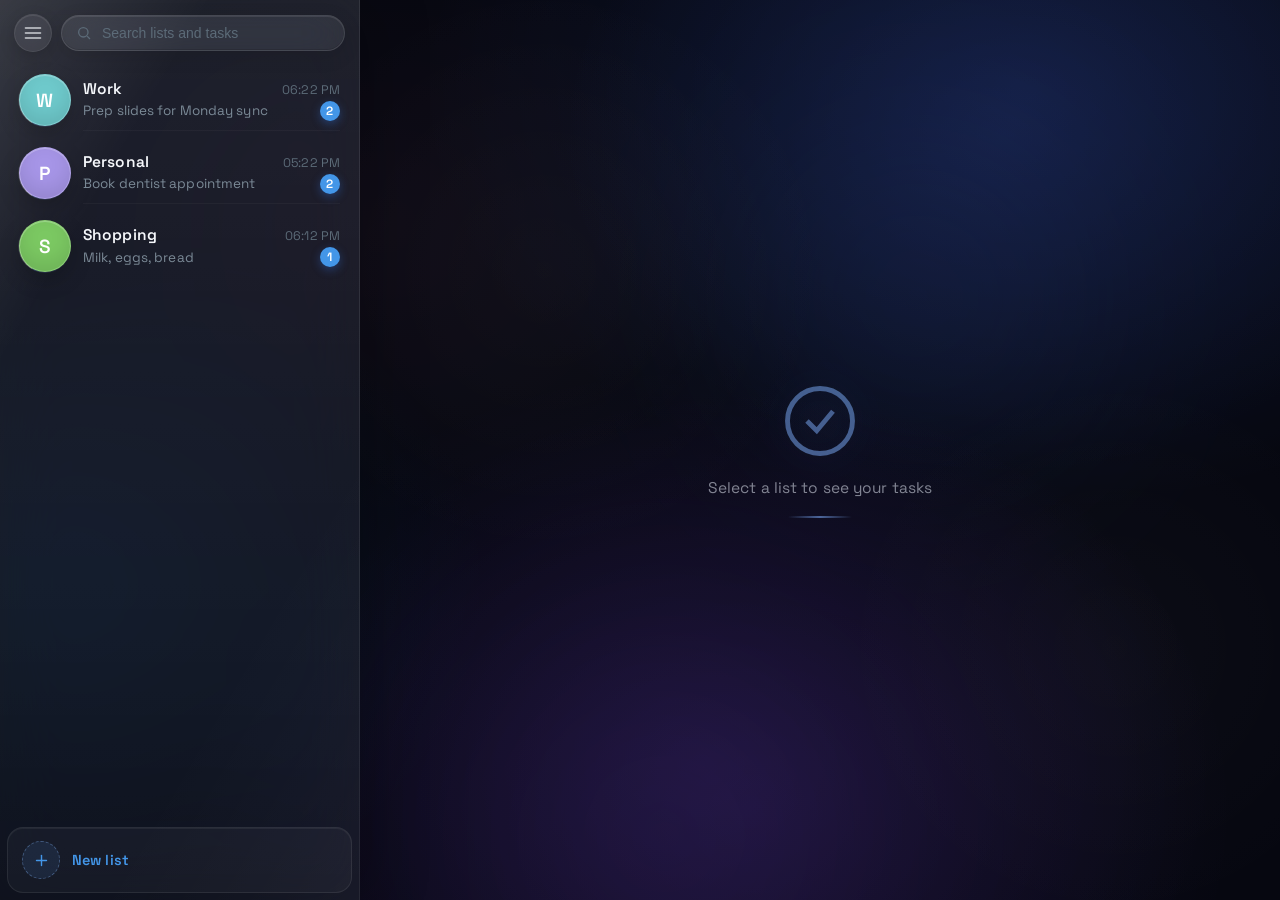
<file: index.html>
<!DOCTYPE html>
<html lang="en">
<head>
<meta charset="UTF-8">
<meta name="viewport" content="width=device-width, initial-scale=1.0">
<title>TaskGram — Telegram Style</title>
<link rel="preconnect" href="https://fonts.googleapis.com">
<link rel="preconnect" href="https://fonts.gstatic.com" crossorigin>
<link href="https://fonts.googleapis.com/css2?family=Space+Grotesk:wght@400;500;600;700&display=swap" rel="stylesheet">
<link rel="stylesheet" href="style.css">
</head>
<body>
<div class="app">

  <!-- SIDEBAR -->
  <div class="sidebar" id="sidebar">
    <div class="sidebar-top">
      <button class="icon-btn" id="profileMenuBtn" title="Switch profile">
        <svg viewBox="0 0 24 24" fill="none" stroke="currentColor" stroke-width="2" stroke-linecap="round"><line x1="3" y1="6" x2="21" y2="6"/><line x1="3" y1="12" x2="21" y2="12"/><line x1="3" y1="18" x2="21" y2="18"/></svg>
      </button>
      <div id="syncStatus" class="sync-dot" style="display:none;"></div>
      <div class="search-box">
        <svg viewBox="0 0 24 24" fill="none" stroke="currentColor" stroke-width="2"><circle cx="11" cy="11" r="7"/><line x1="21" y1="21" x2="16.65" y2="16.65"/></svg>
        <input id="searchInput" type="text" placeholder="Search lists and tasks">
      </div>
    </div>

    <!-- PROFILE SWITCHER DROPDOWN -->
    <div class="profile-backdrop" id="profileBackdrop" aria-hidden="true"></div>
    <div class="profile-menu" id="profileMenu">
      <div class="profile-menu-header">
        <div class="avatar" id="profileMenuCurrentAvatar"></div>
        <div class="profile-menu-current-info">
          <div class="profile-menu-current-name" id="profileMenuCurrentName"></div>
          <div class="profile-menu-current-sub">Current profile</div>
        </div>
      </div>
      <div class="profile-menu-list" id="profileMenuList"></div>
      <div class="profile-menu-add" id="profileMenuAddBtn">
        <div class="profile-menu-add-avatar">+</div>
        <span>Add profile</span>
      </div>
    </div>

    <div class="list-scroll" id="listScroll"></div>

    <div class="new-list-row" id="newListBtn">
      <div class="new-list-icon">
        <svg viewBox="0 0 24 24" fill="none" stroke="currentColor" stroke-width="2" stroke-linecap="round"><line x1="12" y1="5" x2="12" y2="19"/><line x1="5" y1="12" x2="19" y2="12"/></svg>
      </div>
      <span>New list</span>
    </div>
  </div>

  <!-- MAIN -->
  <div class="main" id="main">
    <div id="emptyState" class="empty-state">
      <svg viewBox="0 0 24 24" fill="none" stroke="currentColor" stroke-width="1.5"><path d="M8 12l3 3 5-6"/><circle cx="12" cy="12" r="10"/></svg>
      <div>Select a list to see your tasks</div>
    </div>

    <div id="chatArea" style="display:none; flex-direction:column; flex:1; min-height:0;">
      <div class="panel-header">
        <button class="icon-btn sidebar-back" id="backBtn">
          <svg viewBox="0 0 24 24" fill="none" stroke="currentColor" stroke-width="2"><line x1="19" y1="12" x2="5" y2="12"/><polyline points="12 19 5 12 12 5"/></svg>
        </button>
        <div class="avatar" id="headerAvatar"></div>
        <div class="panel-title">
          <div class="name" id="headerName"></div>
          <div class="status" id="headerStatus"></div>
        </div>
        <div class="panel-header-actions">
          <button class="icon-btn" id="renameListBtn" title="Rename list">
            <svg viewBox="0 0 24 24" fill="none" stroke="currentColor" stroke-width="2" stroke-linecap="round" stroke-linejoin="round"><path d="M12 20h9"/><path d="M16.5 3.5a2.12 2.12 0 0 1 3 3L7 19l-4 1 1-4 12.5-12.5z"/></svg>
          </button>
          <button class="icon-btn" id="clearDoneBtn" title="Clear completed">
            <svg viewBox="0 0 24 24" fill="none" stroke="currentColor" stroke-width="2"><polyline points="3 6 5 6 21 6"/><path d="M19 6l-1 14a2 2 0 0 1-2 2H8a2 2 0 0 1-2-2L5 6"/><path d="M10 11v6M14 11v6"/></svg>
          </button>
          <button class="icon-btn" id="deleteListBtn" title="Delete list">
            <svg viewBox="0 0 24 24" fill="none" stroke="currentColor" stroke-width="2"><path d="M6 6l12 12M18 6L6 18"/></svg>
          </button>
        </div>
      </div>

      <div class="pinned-bar" id="pinnedBar" style="display:none;">
        <div class="pin-stripe"></div>
        <svg class="pinned-icon" viewBox="0 0 24 24" fill="none" stroke="currentColor" stroke-width="2" stroke-linecap="round" stroke-linejoin="round"><line x1="12" y1="17" x2="12" y2="22"/><path d="M5 17h14l-1.4-1.4a2 2 0 0 1-.6-1.4V9a5 5 0 0 0-10 0v5.2a2 2 0 0 1-.6 1.4z"/></svg>
        <div class="pinned-bar-text">
          <div class="pinned-bar-label" id="pinnedBarLabel">Pinned task</div>
          <div class="pinned-bar-content" id="pinnedBarContent"></div>
        </div>
        <div class="pinned-bar-close" id="pinnedBarClose" title="Unpin">
          <svg viewBox="0 0 24 24" width="14" height="14" fill="none" stroke="currentColor" stroke-width="2.5"><line x1="18" y1="6" x2="6" y2="18"/><line x1="6" y1="6" x2="18" y2="18"/></svg>
        </div>
      </div>

      <div class="selection-bar" id="selectionBar" style="display:none;">
        <div class="selection-bar-left">
          <button class="icon-btn" id="selectionCancelBtn" title="Cancel">
            <svg viewBox="0 0 24 24" fill="none" stroke="currentColor" stroke-width="2"><line x1="18" y1="6" x2="6" y2="18"/><line x1="6" y1="6" x2="18" y2="18"/></svg>
          </button>
          <span id="selectionCount">0 selected</span>
        </div>
        <div class="selection-bar-actions">
          <button class="icon-btn" id="selectionDoneBtn" title="Mark done">
            <svg viewBox="0 0 24 24" fill="none" stroke="currentColor" stroke-width="2" stroke-linecap="round" stroke-linejoin="round"><polyline points="20 6 9 17 4 12"/></svg>
          </button>
          <button class="icon-btn" id="selectionDeleteBtn" title="Delete selected">
            <svg viewBox="0 0 24 24" fill="none" stroke="currentColor" stroke-width="2"><polyline points="3 6 5 6 21 6"/><path d="M19 6l-1 14a2 2 0 0 1-2 2H8a2 2 0 0 1-2-2L5 6"/><path d="M10 11v6M14 11v6"/></svg>
          </button>
        </div>
      </div>

      <div class="messages" id="messages"></div>

      <div class="composer">
        <div class="composer-input-wrap">
          <textarea id="taskInput" rows="1" placeholder="Write a task"></textarea>
        </div>
        <button class="send-btn" id="sendBtn">
          <svg viewBox="0 0 24 24" fill="currentColor"><path d="M2 21l21-9L2 3v7l15 2-15 2z"/></svg>
        </button>
      </div>
    </div>
  </div>
</div>

<!-- NEW LIST MODAL -->
<div class="modal-backdrop" id="modalBackdrop">
  <div class="modal">
    <h3 id="modalTitle">New list</h3>
    <input id="newListName" type="text" placeholder="e.g. Groceries" maxlength="30">
    <div class="swatches" id="swatches"></div>
    <div class="modal-actions">
      <button class="btn btn-ghost" id="cancelModal">Cancel</button>
      <button class="btn btn-primary" id="createListBtn">Create</button>
    </div>
  </div>
</div>

<!-- CONFIRM DIALOG -->
<div class="confirm-backdrop" id="confirmBackdrop">
  <div class="confirm-box">
    <p id="confirmMessage"></p>
    <div class="confirm-actions">
      <button class="btn btn-ghost" id="confirmCancelBtn">Cancel</button>
      <button class="btn btn-danger" id="confirmOkBtn">Delete</button>
    </div>
  </div>
</div>

<!-- EDIT TASK DIALOG -->
<div class="modal-backdrop" id="editBackdrop">
  <div class="modal">
    <h3>Edit task</h3>
    <input id="editTaskInput" type="text" maxlength="500">
    <div class="modal-actions">
      <button class="btn btn-ghost" id="editCancelBtn">Cancel</button>
      <button class="btn btn-primary" id="editSaveBtn">Save</button>
    </div>
  </div>
</div>

<!-- TASK CONTEXT MENU -->
<div class="context-menu" id="contextMenu"></div>

<script src="script.js"></script>
</body>
</html>
</file>
<file: style.css>
:root{
  --bg-sidebar:#17212b;
  --bg-app:#0e1621;
  --bg-panel-header:#17212b;
  --bg-hover:#202b36;
  --bg-selected:#2b5278;
  --bg-bubble-in:#182533;
  --bg-bubble-out:#2b5278;
  --text-primary:#e9edf1;
  --text-secondary:#7b8a97;
  --text-muted:#5c6b78;
  --accent-blue:#4396e8;
  --accent-green:#4fae4e;
  --border-col:#0e1621;
  --danger:#e05353;
  --radius-bubble:12px;

  /* ===== MOTION SYSTEM ===== */
  --dur-fast:130ms;      /* micro interactions: hover, press, checkbox */
  --dur-normal:200ms;    /* row selection, list changes, small entrances */
  --dur-panel:260ms;     /* modals, panels, menus */
  --ease-standard:cubic-bezier(.4,0,.2,1);
  --ease-out:cubic-bezier(.16,1,.3,1);
  --ease-pop:cubic-bezier(.34,1.45,.64,1);
}
*{box-sizing:border-box;}

/* Respect reduced-motion preference: collapse the whole motion system down
   to near-instant, non-decorative transitions while keeping functional
   state changes (checked/selected/open) understandable. */
@media (prefers-reduced-motion: reduce){
  *,*::before,*::after{
    animation-duration:.001ms !important;
    animation-iteration-count:1 !important;
    transition-duration:.001ms !important;
    scroll-behavior:auto !important;
  }
}
html,body{
  height:100%;
  margin:0;
  overflow:hidden;
  position:fixed;
  width:100%;
}
body{
  font-family:"Space Grotesk",-apple-system,BlinkMacSystemFont,"Segoe UI",Roboto,Helvetica,Arial,sans-serif;
  background:var(--bg-app);
  color:var(--text-primary);
}
.app{
  display:flex;
  height:100dvh;
  width:100vw;
}

/* ===== SIDEBAR ===== */
.sidebar{
  width:380px;
  min-width:280px;
  background:var(--bg-sidebar);
  display:flex;
  flex-direction:column;
  border-right:1px solid #0a121a;
  position:relative;
}
.sidebar-top{
  display:flex;
  align-items:center;
  gap:10px;
  padding:10px 14px;
}
.icon-btn{
  width:38px;height:38px;
  border-radius:50%;
  display:flex;align-items:center;justify-content:center;
  color:var(--text-secondary);
  background:transparent;
  border:none;
  cursor:pointer;
  flex-shrink:0;
  transition:background var(--dur-fast) var(--ease-standard), color var(--dur-fast) var(--ease-standard), transform var(--dur-fast) var(--ease-standard);
}
.icon-btn:hover{background:var(--bg-hover); color:var(--text-primary);}
.icon-btn:active{transform:scale(.90);}
.icon-btn svg{width:20px;height:20px;}
.search-box{
  flex:1;
  background:#242f3d;
  border-radius:20px;
  display:flex;
  align-items:center;
  padding:8px 14px;
  gap:8px;
  border:1px solid transparent;
  box-shadow:0 0 0 0 rgba(67,150,232,0);
  transition:background var(--dur-normal) var(--ease-standard), box-shadow var(--dur-normal) var(--ease-standard), border-color var(--dur-normal) var(--ease-standard);
}
.search-box svg{transition:color var(--dur-normal) var(--ease-standard);}
.search-box svg{transition:color var(--dur-normal) var(--ease-standard);}
.search-box:focus-within svg{color:var(--accent-blue);}
.sync-dot{
  width:9px;height:9px;
  border-radius:50%;
  flex-shrink:0;
  align-items:center;
}
.sync-dot.retrying{background:#e0b040;animation:pulseDot 1s ease-in-out infinite;}
.sync-dot.error{background:var(--danger);cursor:pointer;}
.sync-dot.local{background:var(--text-muted);cursor:pointer;}
@keyframes pulseDot{0%,100%{opacity:1;}50%{opacity:.35;}}
.search-box svg{width:16px;height:16px;color:var(--text-muted);flex-shrink:0;}
.search-box input{
  background:transparent;border:none;outline:none;
  color:var(--text-primary);
  font-size:14.5px;
  width:100%;
}
.search-box input::placeholder{color:var(--text-muted);}

.list-scroll{
  flex:1;
  overflow-y:auto;
}
.list-scroll::-webkit-scrollbar{width:6px;}
.list-scroll::-webkit-scrollbar-thumb{background:#232f3d;border-radius:3px;}

.chat-row{
  display:flex;
  align-items:center;
  gap:12px;
  padding:9px 14px;
  cursor:pointer;
  position:relative;
  transition:background var(--dur-fast) var(--ease-standard);
}
.chat-row:hover{background:var(--bg-hover);}
.chat-row.active{background:var(--bg-selected);}
.chat-row .avatar{transition:transform var(--dur-fast) var(--ease-standard);}
.chat-row:hover .avatar{transform:scale(1.04);}
.chat-row.entering{animation:rowEnter var(--dur-panel) var(--ease-out) both;}
.chat-row.removing{animation:rowExit var(--dur-normal) var(--ease-standard) forwards;}
@keyframes rowEnter{
  from{opacity:0; transform:translateY(-6px) scale(.98);}
  to{opacity:1; transform:translateY(0) scale(1);}
}
@keyframes rowExit{
  from{opacity:1; transform:scale(1);}
  to{opacity:0; transform:scale(.96); }
}
.avatar{
  width:52px;height:52px;
  border-radius:50%;
  display:flex;align-items:center;justify-content:center;
  font-size:19px;
  font-weight:600;
  color:#fff;
  flex-shrink:0;
  user-select:none;
}
.chat-meta{
  flex:1;
  min-width:0;
  display:flex;
  flex-direction:column;
  gap:2px;
  border-bottom:1px solid rgba(255,255,255,0.03);
  padding-bottom:9px;
  margin-bottom:-9px;
}
.chat-row:last-child .chat-meta{border-bottom:none;}
.chat-top-line{
  display:flex;
  justify-content:space-between;
  align-items:baseline;
  gap:8px;
}
.chat-name{
  font-size:15.5px;
  font-weight:500;
  white-space:nowrap;
  overflow:hidden;
  text-overflow:ellipsis;
}
.chat-time{
  font-size:12.5px;
  color:var(--text-muted);
  flex-shrink:0;
}
.chat-row.active .chat-time{color:#cfe0f0;}
.chat-bottom-line{
  display:flex;
  justify-content:space-between;
  align-items:center;
  gap:8px;
}
.chat-preview{
  font-size:13.5px;
  color:var(--text-secondary);
  white-space:nowrap;
  overflow:hidden;
  text-overflow:ellipsis;
}
.chat-row.active .chat-preview{color:#c3d7ea;}
.unread-badge{
  background:var(--accent-blue);
  color:#fff;
  font-size:12px;
  font-weight:600;
  min-width:20px;
  height:20px;
  border-radius:10px;
  display:flex;align-items:center;justify-content:center;
  padding:0 6px;
  flex:0 0 auto;
  box-sizing:border-box;
}
.chat-row.active .unread-badge{background:#8b96a1;color:var(--bg-selected);}
.unread-badge.done{
  background:var(--accent-green);
  width:20px;
  height:20px;
  min-width:20px;
  aspect-ratio:1/1;
  padding:0;
  border-radius:50%;
  flex:0 0 20px;
}

.list-pin-icon{
  width:15px;height:15px;
  color:var(--text-muted);
  flex-shrink:0;
  display:inline-flex;
}
/* .pin-pop is added by JS only to the icon that was just (un)pinned, so the
   pop plays once for that interaction instead of replaying on every
   unrelated re-render (this app re-renders the whole list on any change). */
.list-pin-icon.pin-pop{animation:pinPop var(--dur-normal) var(--ease-pop) both;}
@keyframes pinPop{
  from{opacity:0; transform:scale(.5) rotate(-20deg);}
  to{opacity:1; transform:scale(1) rotate(0);}
}
.chat-row.active .list-pin-icon{color:#cfe0f0;}

.chat-row.reordering{
  opacity:.92;
  box-shadow:0 10px 26px rgba(0,0,0,0.4);
  transform:scale(1.015);
  z-index:5;
  position:relative;
  transition:box-shadow var(--dur-fast) var(--ease-standard), transform var(--dur-fast) var(--ease-standard);
}
.list-scroll.dragging-list .chat-row:hover{background:transparent;}
.list-scroll.dragging-list .chat-row:not(.reordering){transition:transform var(--dur-fast) var(--ease-standard);}

.new-list-row{
  display:flex;
  align-items:center;
  gap:12px;
  padding:13px 14px;
  cursor:pointer;
  color:var(--accent-blue);
  font-size:14.5px;
  font-weight:600;
  letter-spacing:.1px;
  border-top:1px solid rgba(255,255,255,0.05);
  transition:background var(--dur-fast) var(--ease-standard);
}
.new-list-row:hover{background:rgba(67,150,232,0.08);}
.new-list-row:active{transform:scale(.99);}
.new-list-icon{
  width:38px;height:38px;
  border-radius:50%;
  flex-shrink:0;
  display:flex;align-items:center;justify-content:center;
  background:rgba(67,150,232,0.12);
  border:1.5px dashed rgba(67,150,232,0.45);
  color:var(--accent-blue);
  transition:transform var(--dur-fast) var(--ease-pop), background var(--dur-fast) var(--ease-standard), border-color var(--dur-fast) var(--ease-standard);
}
.new-list-icon svg{width:17px;height:17px;}
.new-list-row:hover .new-list-icon{
  background:var(--accent-blue);
  border-color:var(--accent-blue);
  border-style:solid;
  color:#fff;
  transform:rotate(90deg);
}
.new-list-row:active .new-list-icon{transform:rotate(90deg) scale(.9);}

/* ===== MAIN PANEL ===== */
.main{
  flex:1;
  display:flex;
  flex-direction:column;
  min-width:0;
  background-image:
    radial-gradient(circle at 20% 20%, rgba(255,255,255,0.015) 0, transparent 40%),
    radial-gradient(circle at 80% 60%, rgba(255,255,255,0.015) 0, transparent 40%);
}
.panel-header{
  height:60px;
  background:var(--bg-panel-header);
  display:flex;
  align-items:center;
  gap:12px;
  padding:0 20px;
  border-bottom:1px solid #0a121a;
  flex-shrink:0;
}
.panel-header .avatar{width:40px;height:40px;font-size:15px;}
.panel-title{display:flex;flex-direction:column;line-height:1.25;}
.panel-title .name{font-size:16px;font-weight:600;}
.panel-title .status{font-size:13px;color:var(--text-secondary);}
.panel-header-actions{margin-left:auto;display:flex;gap:4px;}

.empty-state{
  flex:1;
  display:flex;
  align-items:center;
  justify-content:center;
  color:var(--text-muted);
  font-size:15px;
  flex-direction:column;
  gap:14px;
  animation:fadeIn var(--dur-panel) var(--ease-out) both;
}
.empty-state svg{width:64px;height:64px;opacity:.35;}
@keyframes fadeIn{from{opacity:0;}to{opacity:1;}}

.messages{
  flex:1;
  overflow-y:auto;
  padding:24px 6% 12px;
  display:flex;
  flex-direction:column;
  gap:2px;
  min-height:0;
}
.messages::-webkit-scrollbar{width:6px;}
.messages::-webkit-scrollbar-thumb{background:#1b2530;border-radius:3px;}

.date-chip{
  align-self:center;
  background:#1c2733;
  color:var(--text-secondary);
  font-size:12.5px;
  padding:5px 12px;
  border-radius:12px;
  margin:14px 0;
}

.msg-row{
  display:flex;
  margin-bottom:6px;
  touch-action:pan-y;
}
.msg-row.mine{justify-content:flex-end;}
.msg-row.reordering{
  z-index:30;
  position:relative;
  transition:none;
}
.msg-row.reordering .bubble{
  box-shadow:0 8px 24px rgba(0,0,0,0.45);
  filter:brightness(1.1);
  transform:scale(1.03);
  cursor:grabbing;
  transition:box-shadow var(--dur-fast) var(--ease-standard), transform var(--dur-fast) var(--ease-standard);
}
.msg-row.entering{animation:msgEnter var(--dur-panel) var(--ease-out) both;}
.msg-row.removing{animation:msgExit var(--dur-normal) var(--ease-standard) forwards;}
@keyframes msgEnter{
  from{opacity:0; transform:translateY(10px) scale(.97);}
  to{opacity:1; transform:translateY(0) scale(1);}
}
@keyframes msgExit{
  from{opacity:1; transform:scale(1);}
  to{opacity:0; transform:scale(.92);}
}

.bubble{
  max-width:65%;
  background:var(--bg-bubble-in);
  border-radius:var(--radius-bubble);
  border-top-left-radius:4px;
  padding:9px 12px 8px 12px;
  position:relative;
  display:flex;
  align-items:flex-start;
  gap:10px;
  cursor:pointer;
  transition:filter var(--dur-fast) var(--ease-standard), transform var(--dur-fast) var(--ease-standard), outline-color var(--dur-fast) var(--ease-standard);
}
.bubble:hover{filter:brightness(1.08);}
.bubble:active{transform:scale(.985);}
.msg-row.mine .bubble{
  background:var(--bg-bubble-out);
  border-radius:var(--radius-bubble);
  border-top-right-radius:4px;
}
.check{
  width:21px;height:21px;
  border-radius:50%;
  border:2px solid var(--text-muted);
  flex-shrink:0;
  margin-top:1px;
  display:flex;align-items:center;justify-content:center;
  transition:background var(--dur-fast) var(--ease-pop), border-color var(--dur-fast) var(--ease-standard), transform var(--dur-fast) var(--ease-pop);
}
.check:hover{transform:scale(1.08);}
.msg-row.mine .check{border-color:rgba(255,255,255,0.55);}
.check.checked{
  background:var(--accent-green);
  border-color:var(--accent-green);
}
/* .check-pop is added by JS only to the checkbox that was just toggled by
   the user, so the pop plays once per interaction rather than replaying on
   every full re-render. */
.check.check-pop{animation:checkPop var(--dur-fast) var(--ease-pop);}
@keyframes checkPop{
  0%{transform:scale(1);}
  45%{transform:scale(1.18);}
  100%{transform:scale(1);}
}
.check svg{
  width:13px;height:13px;color:#fff;
  opacity:0;transform:scale(.4) rotate(-10deg);
  transition:opacity var(--dur-fast) var(--ease-standard), transform var(--dur-fast) var(--ease-pop);
}
.check.checked svg{opacity:1;transform:scale(1) rotate(0);}

.msg-body{display:flex;flex-direction:column;min-width:60px;flex:1;}
.msg-text{
  font-size:15px;
  line-height:1.35;
  word-break:break-word;
  transition:color var(--dur-normal) var(--ease-standard), opacity var(--dur-normal) var(--ease-standard);
}
.msg-text.done{
  text-decoration:line-through;
  color:var(--text-muted);
}
.msg-row.mine .msg-text.done{color:rgba(255,255,255,0.45);}
.msg-time{
  font-size:11px;
  color:var(--text-muted);
  align-self:flex-end;
  margin-top:4px;
  white-space:nowrap;
  flex-shrink:0;
}
.msg-row.mine .msg-time{color:rgba(255,255,255,0.6);}
.msg-time .tick{margin-left:3px;}

/* ===== PINNED BAR ===== */
.pinned-bar{
  display:flex;
  align-items:center;
  gap:12px;
  padding:9px 20px;
  background:var(--bg-panel-header);
  border-bottom:1px solid #0a121a;
  cursor:pointer;
  flex-shrink:0;
  transition:background var(--dur-fast) var(--ease-standard);
  animation:pinnedBarIn var(--dur-panel) var(--ease-out) both;
}
.pinned-bar:hover{background:var(--bg-hover);}
.pinned-bar-text{transition:opacity var(--dur-fast) var(--ease-standard);}
@keyframes pinnedBarIn{
  from{opacity:0; transform:translateY(-100%);}
  to{opacity:1; transform:translateY(0);}
}
.pinned-bar .pin-stripe{
  width:3px;
  align-self:stretch;
  background:var(--accent-blue);
  border-radius:2px;
}
.pinned-bar .pinned-icon{width:18px;height:18px;color:var(--accent-blue);flex-shrink:0;}
.pinned-bar-text{flex:1;min-width:0;display:flex;flex-direction:column;gap:1px;}
.pinned-bar-label{font-size:13px;color:var(--accent-blue);font-weight:600;}
.pinned-bar-content{
  font-size:13px;
  color:var(--text-secondary);
  white-space:nowrap;
  overflow:hidden;
  text-overflow:ellipsis;
}
.pinned-bar-close{
  width:26px;height:26px;
  color:var(--text-muted);
  display:flex;align-items:center;justify-content:center;
  border-radius:50%;
  flex-shrink:0;
}
.pinned-bar-close:hover{background:var(--bg-hover);color:var(--text-primary);}

.bubble.flash{animation:flashHighlight 1s ease;}
@keyframes flashHighlight{
  0%{box-shadow:0 0 0 2px var(--accent-blue);}
  100%{box-shadow:0 0 0 0 transparent;}
}

/* ===== COMPOSER ===== */
.composer{
  display:flex;
  align-items:flex-end;
  gap:8px;
  padding:10px 16px;
  padding-bottom: max(10px, env(safe-area-inset-bottom));
  background:var(--bg-panel-header);
  border-top:1px solid #0a121a;
  flex-shrink:0;
}
.composer-input-wrap{
  flex:1;
  background:#242f3d;
  border-radius:22px;
  padding:10px 16px;
  display:flex;
  align-items:center;
  border:2px solid rgba(255,255,255,.10);
  box-shadow:0 0 0 0 rgba(67,150,232,0);
  transition:border-color var(--dur-normal) var(--ease-standard), box-shadow var(--dur-normal) var(--ease-standard), background var(--dur-normal) var(--ease-standard);
}
.composer textarea{
  width:100%;
  background:transparent;
  border:none;
  outline:none;
  resize:none;
  color:var(--text-primary);
  font-size:15px;
  font-family:inherit;
  max-height:120px;
  line-height:1.4;
}
.composer textarea::placeholder{color:var(--text-muted);}
.send-btn{
  display:flex;align-items:center;justify-content:center;
  cursor:pointer;
  flex-shrink:0;
  color:#fff;
  transition:transform var(--dur-fast) var(--ease-pop), background var(--dur-fast) var(--ease-standard), box-shadow var(--dur-fast) var(--ease-standard);
}
.send-btn.sent{animation:sendPulse var(--dur-fast) var(--ease-pop);}
@keyframes sendPulse{
  0%{transform:scale(1);}
  50%{transform:scale(.82) rotate(-8deg);}
  100%{transform:scale(1) rotate(0);}
}

/* modal for new list */
.modal-backdrop{
  position:fixed;inset:0;
  background:rgba(0,0,0,0.5);
  display:flex;
  align-items:center;justify-content:center;
  z-index:50;
  opacity:0;
  visibility:hidden;
  pointer-events:none;
  transition:opacity var(--dur-panel) var(--ease-standard), visibility 0s linear var(--dur-panel);
}
.modal-backdrop.show{
  opacity:1;
  visibility:visible;
  pointer-events:auto;
  transition:opacity var(--dur-panel) var(--ease-standard), visibility 0s linear;
}
.modal{
  background:var(--bg-sidebar);
  border-radius:10px;
  padding:22px;
  width:320px;
  box-shadow:0 10px 40px rgba(0,0,0,0.5);
  transform:translateY(10px) scale(.96);
  opacity:0;
  transition:transform var(--dur-panel) var(--ease-out), opacity var(--dur-panel) var(--ease-out);
}
.modal-backdrop.show .modal{
  transform:translateY(0) scale(1);
  opacity:1;
}
.modal h3{margin:0 0 14px;font-size:17px;font-weight:600;}
.modal input{
  width:100%;
  background:#242f3d;
  border:1px solid transparent;
  border-radius:8px;
  padding:11px 14px;
  color:var(--text-primary);
  font-size:14.5px;
  outline:none;
  margin-bottom:16px;
  transition:border-color var(--dur-fast) var(--ease-standard), box-shadow var(--dur-fast) var(--ease-standard);
}
.modal input:focus{
  border-color:rgba(67,150,232,0.5);
  box-shadow:0 0 0 3px rgba(67,150,232,0.12);
}
.swatches{display:flex;gap:8px;margin-bottom:18px;flex-wrap:wrap;}
.swatch{
  width:28px;height:28px;border-radius:50%;
  cursor:pointer;border:2px solid transparent;
  transition:transform var(--dur-fast) var(--ease-pop), border-color var(--dur-fast) var(--ease-standard);
}
.swatch:hover{transform:scale(1.12);}
.swatch.selected{border-color:#fff;transform:scale(1.08);}
.modal-actions{display:flex;justify-content:flex-end;gap:10px;}
.btn{
  padding:9px 18px;
  border-radius:7px;
  border:none;
  font-size:14px;
  font-weight:500;
  cursor:pointer;
  transition:background var(--dur-fast) var(--ease-standard), transform var(--dur-fast) var(--ease-standard);
}
.btn:active{transform:scale(.96);}
.btn-ghost{background:transparent;color:var(--text-secondary);}
.btn-ghost:hover{background:var(--bg-hover);}
.btn-primary{background:var(--accent-blue);color:#fff;}
.btn-primary:hover{background:#3a86dd;}

/* confirm dialog */
.confirm-backdrop{
  position:fixed;inset:0;
  background:rgba(0,0,0,0.5);
  display:flex;
  align-items:center;justify-content:center;
  z-index:60;
  opacity:0;
  visibility:hidden;
  pointer-events:none;
  transition:opacity var(--dur-panel) var(--ease-standard), visibility 0s linear var(--dur-panel);
}
.confirm-backdrop.show{
  opacity:1;
  visibility:visible;
  pointer-events:auto;
  transition:opacity var(--dur-panel) var(--ease-standard), visibility 0s linear;
}
.confirm-box{
  background:var(--bg-sidebar);
  border-radius:10px;
  padding:22px;
  width:320px;
  box-shadow:0 10px 40px rgba(0,0,0,0.5);
  transform:translateY(10px) scale(.96);
  opacity:0;
  transition:transform var(--dur-panel) var(--ease-out), opacity var(--dur-panel) var(--ease-out);
}
.confirm-backdrop.show .confirm-box{
  transform:translateY(0) scale(1);
  opacity:1;
}
.confirm-box p{margin:0 0 18px;font-size:14.5px;line-height:1.4;color:var(--text-primary);}
.confirm-actions{display:flex;justify-content:flex-end;gap:10px;}
.btn-danger{background:var(--danger);color:#fff;}
.btn-danger:hover{background:#c94747;}

.sidebar-back{display:none;}

@media (max-width:760px){
  .sidebar{
    position:absolute;inset:0;z-index:20;width:100%;
    transition:transform var(--dur-panel) var(--ease-out), visibility 0s linear;
  }
  .sidebar.hidden{transform:translateX(-100%); visibility:hidden;}
  .main.hidden{display:none;}
  .sidebar-back{display:flex;}
}

::selection{background:rgba(67,150,232,0.35);}

/* ===== SELECTION BAR ===== */
.selection-bar{
  display:flex;
  align-items:center;
  justify-content:space-between;
  padding:8px 16px 8px 10px;
  background:var(--bg-panel-header);
  border-bottom:1px solid #0a121a;
  flex-shrink:0;
  animation:pinnedBarIn var(--dur-normal) var(--ease-out) both;
}
.selection-bar-left{display:flex;align-items:center;gap:10px;font-size:15px;font-weight:500;}
.selection-bar-actions{display:flex;gap:4px;}

.bubble.selected{outline:2px solid var(--accent-blue);outline-offset:-1px;transition:outline-color var(--dur-fast) var(--ease-standard);}

/* ===== CONTEXT MENU ===== */
.context-menu{
  position:fixed;
  background:#1c2733;
  border-radius:9px;
  padding:6px 0;
  min-width:200px;
  box-shadow:0 6px 28px rgba(0,0,0,0.55);
  z-index:200;
  display:block;
  opacity:0;
  visibility:hidden;
  pointer-events:none;
  transform:scale(.92) translateY(-4px);
  transform-origin:top left;
  transition:opacity var(--dur-fast) var(--ease-out), transform var(--dur-fast) var(--ease-out), visibility 0s linear var(--dur-fast);
}
.context-menu.show{
  opacity:1;
  visibility:visible;
  pointer-events:auto;
  transform:scale(1) translateY(0);
  transition:opacity var(--dur-fast) var(--ease-out), transform var(--dur-fast) var(--ease-out), visibility 0s linear;
}
.context-menu-item{
  display:flex;
  align-items:center;
  gap:13px;
  padding:9px 16px;
  font-size:14.5px;
  color:var(--text-primary);
  cursor:pointer;
  white-space:nowrap;
  transition:background var(--dur-fast) var(--ease-standard);
}
.context-menu-item:hover{background:var(--bg-hover);}
.context-menu-item svg{width:18px;height:18px;color:var(--text-secondary);flex-shrink:0;}
.context-menu-item.danger{color:var(--danger);}
.context-menu-item.danger svg{color:var(--danger);}
.context-menu-item.accent{color:var(--accent-blue);}
.context-menu-item.accent svg{color:var(--accent-blue);}
.context-menu-divider{height:1px;background:rgba(255,255,255,0.06);margin:6px 0;}

/* ===== PROFILE SWITCHER BACKDROP ===== */
.profile-backdrop{
  position:fixed;
  inset:0;
  z-index:110;
  background:rgba(3,7,16,.22);
  opacity:0;
  visibility:hidden;
  pointer-events:none;
  -webkit-backdrop-filter:blur(14px) saturate(125%);
  backdrop-filter:blur(14px) saturate(125%);
  transition:opacity var(--dur-panel) var(--ease-standard), visibility 0s linear var(--dur-panel);
}
.profile-backdrop.show{
  opacity:1;
  visibility:visible;
  pointer-events:auto;
  transition:opacity var(--dur-panel) var(--ease-standard), visibility 0s linear;
}

/* ===== PROFILE SWITCHER ===== */
.profile-menu{
  position:absolute;
  top:56px;
  left:10px;
  width:270px;
  background:#1c2733;
  border-radius:10px;
  box-shadow:0 8px 32px rgba(0,0,0,0.55);
  z-index:120;
  display:block;
  overflow:hidden;
  opacity:0;
  visibility:hidden;
  pointer-events:none;
  transform:scale(.95) translateY(-6px);
  transform-origin:top left;
  transition:opacity var(--dur-panel) var(--ease-out), transform var(--dur-panel) var(--ease-out), visibility 0s linear var(--dur-panel);
}
.profile-menu.show{
  opacity:1;
  visibility:visible;
  pointer-events:auto;
  transform:scale(1) translateY(0);
  transition:opacity var(--dur-panel) var(--ease-out), transform var(--dur-panel) var(--ease-out), visibility 0s linear;
}
.profile-menu-header{
  display:flex;
  align-items:center;
  gap:12px;
  padding:14px 16px;
  border-bottom:1px solid rgba(255,255,255,0.06);
}
.profile-menu-header .avatar{width:38px;height:38px;font-size:14px;flex-shrink:0;}
.profile-menu-current-info{min-width:0;}
.profile-menu-current-name{
  font-size:15px;font-weight:600;
  white-space:nowrap;overflow:hidden;text-overflow:ellipsis;
}
.profile-menu-current-sub{font-size:12.5px;color:var(--text-secondary);margin-top:2px;}
.profile-menu-list{max-height:280px;overflow-y:auto;padding:6px 0;}
.profile-menu-list::-webkit-scrollbar{width:6px;}
.profile-menu-list::-webkit-scrollbar-thumb{background:#232f3d;border-radius:3px;}
.profile-row{
  display:flex;
  align-items:center;
  gap:12px;
  padding:8px 16px;
  cursor:pointer;
  position:relative;
  transition:background var(--dur-fast) var(--ease-standard);
}
.profile-row:hover{background:var(--bg-hover);}
.profile-row.active{background:rgba(67,150,232,0.14);}
.profile-row .avatar{width:34px;height:34px;font-size:13px;flex-shrink:0;transition:transform var(--dur-fast) var(--ease-standard);}
.profile-row:hover .avatar{transform:scale(1.05);}
.profile-row-name{
  flex:1;min-width:0;font-size:14.5px;
  white-space:nowrap;overflow:hidden;text-overflow:ellipsis;
}
.profile-row-check{color:var(--accent-blue);display:flex;flex-shrink:0;}
.profile-row-check svg{width:16px;height:16px;}
.profile-row-actions{display:none;align-items:center;gap:2px;flex-shrink:0;}
.profile-row:hover .profile-row-actions{display:flex;}
.profile-row:hover .profile-row-check{display:none;}
.profile-row-actions .act-btn{
  width:24px;height:24px;border-radius:50%;
  color:var(--text-muted);
  display:flex;align-items:center;justify-content:center;
  transition:background var(--dur-fast) var(--ease-standard), color var(--dur-fast) var(--ease-standard), transform var(--dur-fast) var(--ease-standard);
}
.profile-row-actions .act-btn svg{width:14px;height:14px;}
.profile-row-actions .act-btn:hover{background:rgba(255,255,255,0.08);color:var(--text-primary);transform:scale(1.08);}
.profile-row-actions .act-btn:active{transform:scale(.92);}
.profile-row-actions .act-btn.del:hover{color:var(--danger);}
.profile-menu-add{
  display:flex;
  align-items:center;
  gap:12px;
  padding:11px 16px;
  cursor:pointer;
  color:var(--accent-blue);
  font-size:14.5px;
  font-weight:500;
  border-top:1px solid rgba(255,255,255,0.06);
}
.profile-menu-add:hover{background:var(--bg-hover);}
.profile-menu-add-avatar{
  width:34px;height:34px;border-radius:50%;
  background:#242f3d;color:var(--accent-blue);
  display:flex;align-items:center;justify-content:center;
  font-size:20px;flex-shrink:0;
}
/* ========================================================================
   APPLE-INSPIRED LIQUID GLASS OVERRIDE
   Layered translucency + backdrop blur + specular highlights + soft depth.
   ======================================================================== */
:root{
  --glass-bg:rgba(255,255,255,.075);
  --glass-bg-strong:rgba(255,255,255,.105);
  --glass-border:rgba(255,255,255,.15);
  --glass-highlight:rgba(255,255,255,.24);
  --glass-shadow:0 18px 55px rgba(0,0,0,.34), 0 2px 12px rgba(0,0,0,.20);
  --liquid-blue:rgba(91,157,255,.22);
  --liquid-purple:rgba(155,105,255,.18);
}

html,body{background:#070914;}
body{color:#f5f7fb;}
.app{
  position:relative;
  isolation:isolate;
  overflow:hidden;
  background:
    radial-gradient(900px 650px at 78% 16%, rgba(74,117,255,.16), transparent 62%),
    radial-gradient(760px 620px at 58% 82%, rgba(125,76,255,.13), transparent 64%),
    radial-gradient(600px 500px at 8% 70%, rgba(53,164,255,.10), transparent 66%),
    #070914;
}
.app::before,
.app::after{
  content:"";
  position:absolute;
  pointer-events:none;
  z-index:-1;
  border-radius:50%;
  filter:blur(70px);
  opacity:.65;
}
.app::before{
  width:420px;height:420px;
  right:12%;top:7%;
  background:rgba(82,128,255,.18);
}
.app::after{
  width:500px;height:500px;
  left:34%;bottom:-20%;
  background:rgba(146,73,255,.14);
}

/* Shared glass surface */
.sidebar,
.panel-header,
.pinned-bar,
.composer,
.modal,
.confirm-box,
.context-menu,
.profile-menu{
  background:
    linear-gradient(135deg, rgba(255,255,255,.105), rgba(255,255,255,.035) 48%, rgba(255,255,255,.055)),
    rgba(18,21,35,.58);
  -webkit-backdrop-filter:blur(30px) saturate(165%) contrast(105%);
  backdrop-filter:blur(30px) saturate(165%) contrast(105%);
  border-color:rgba(255,255,255,.105);
}

.sidebar{
  width:360px;
  background:
    linear-gradient(180deg, rgba(255,255,255,.09), rgba(255,255,255,.025)),
    rgba(13,16,28,.66);
  border-right:1px solid rgba(255,255,255,.09);
  box-shadow:18px 0 50px rgba(0,0,0,.18);
  z-index:2;
}
.sidebar::before,
.panel-header::before,
.pinned-bar::before,
.composer::before,
.modal::before,
.confirm-box::before,
.context-menu::before,
.profile-menu::before{
  content:"";
  position:absolute;
  pointer-events:none;
  inset:0;
  border-radius:inherit;
  background:linear-gradient(120deg, rgba(255,255,255,.13), transparent 24%, transparent 70%, rgba(255,255,255,.035));
  opacity:.9;
}

.sidebar-top{padding:12px 14px;gap:9px;}
.icon-btn{
  background:rgba(255,255,255,.055);
  border:1px solid rgba(255,255,255,.08);
  box-shadow:inset 0 1px 0 rgba(255,255,255,.09), 0 5px 16px rgba(0,0,0,.16);
  color:rgba(245,247,251,.78);
  -webkit-backdrop-filter:blur(18px) saturate(150%);
  backdrop-filter:blur(18px) saturate(150%);
}
.icon-btn:hover{background:rgba(255,255,255,.105);color:#fff;}
.icon-btn:active{transform:scale(.92);}

.search-box,
.composer-input-wrap{
  background:rgba(255,255,255,.075);
  border:1px solid rgba(255,255,255,.10);
  box-shadow:
    inset 0 1px 0 rgba(255,255,255,.09),
    inset 0 -1px 0 rgba(0,0,0,.12),
    0 5px 20px rgba(0,0,0,.10);
  -webkit-backdrop-filter:blur(22px) saturate(155%);
  backdrop-filter:blur(22px) saturate(155%);
}
.search-box:focus-within,
.composer-input-wrap:focus-within{
  background:rgba(255,255,255,.11);
  border-color:rgba(143,191,255,.34);
  box-shadow:
    inset 0 1px 0 rgba(255,255,255,.13),
    0 0 0 3px rgba(82,143,255,.10),
    0 8px 24px rgba(0,0,0,.12);
}

.list-scroll::-webkit-scrollbar-thumb,
.messages::-webkit-scrollbar-thumb{background:rgba(255,255,255,.12);}

.chat-row{
  margin:4px 7px;
  padding:9px 11px;
  border-radius:17px;
  transition:background var(--dur-fast) var(--ease-standard), transform var(--dur-fast) var(--ease-standard), box-shadow var(--dur-fast) var(--ease-standard);
}
.chat-row:hover{
  background:rgba(255,255,255,.055);
  box-shadow:inset 0 1px 0 rgba(255,255,255,.055);
}
.chat-row.active{
  background:
    linear-gradient(135deg, rgba(111,169,255,.19), rgba(92,111,255,.08)),
    rgba(255,255,255,.055);
  border:1px solid rgba(147,194,255,.16);
  box-shadow:inset 0 1px 0 rgba(255,255,255,.10), 0 8px 25px rgba(0,0,0,.12);
}
.chat-meta{border-bottom-color:rgba(255,255,255,.035);}
.chat-row:last-child .chat-meta{border-bottom:none;}

.avatar{
  box-shadow:
    inset 0 1px 0 rgba(255,255,255,.25),
    inset 0 -8px 18px rgba(0,0,0,.10),
    0 8px 22px rgba(0,0,0,.18);
  border:1px solid rgba(255,255,255,.13);
}

.new-list-row{
  margin:5px 7px 7px;
  border:1px solid rgba(255,255,255,.08);
  border-radius:16px;
  background:rgba(255,255,255,.035);
  box-shadow:inset 0 1px 0 rgba(255,255,255,.055);
}
.new-list-row:hover{background:rgba(91,157,255,.10);}
.new-list-icon{
  background:rgba(91,157,255,.10);
  border-color:rgba(137,190,255,.34);
}

.main{
  position:relative;
  background:
    radial-gradient(650px 500px at 70% 15%, rgba(73,119,255,.12), transparent 68%),
    radial-gradient(700px 600px at 42% 90%, rgba(134,74,255,.10), transparent 70%),
    rgba(6,8,18,.34);
}
.main::before{
  content:"";
  position:absolute;
  inset:0;
  pointer-events:none;
  background:
    radial-gradient(circle at 20% 30%, rgba(255,255,255,.028), transparent 30%),
    radial-gradient(circle at 82% 72%, rgba(255,255,255,.025), transparent 28%);
}

.panel-header{
  position:relative;
  height:70px;
  margin:10px 12px 0;
  border:1px solid rgba(255,255,255,.11);
  border-radius:24px;
  box-shadow:var(--glass-shadow), inset 0 1px 0 rgba(255,255,255,.11);
  overflow:hidden;
  z-index:3;
}
.panel-header .avatar{width:42px;height:42px;}
.panel-header-actions{gap:5px;}

.messages{
  position:relative;
  z-index:1;
  padding:25px 7% 14px;
  gap:4px;
}

.date-chip{
  background:rgba(255,255,255,.09);
  border:1px solid rgba(255,255,255,.10);
  box-shadow:inset 0 1px 0 rgba(255,255,255,.10), 0 5px 18px rgba(0,0,0,.13);
  -webkit-backdrop-filter:blur(18px) saturate(145%);
  backdrop-filter:blur(18px) saturate(145%);
  color:rgba(245,247,251,.72);
  border-radius:14px;
}

.msg-row{margin-bottom:8px;}
.bubble{
  max-width:65%;
  background:
    linear-gradient(135deg, rgba(255,255,255,.105), rgba(255,255,255,.038) 52%, rgba(255,255,255,.065)),
    rgba(21,24,38,.56);
  border:1px solid rgba(255,255,255,.11);
  border-radius:19px;
  padding:10px 13px 9px;
  box-shadow:
    0 10px 32px rgba(0,0,0,.18),
    inset 0 1px 0 rgba(255,255,255,.13),
    inset 0 -1px 0 rgba(0,0,0,.12);
  -webkit-backdrop-filter:blur(24px) saturate(155%) contrast(105%);
  backdrop-filter:blur(24px) saturate(155%) contrast(105%);
  overflow:hidden;
}
.bubble::before{
  content:"";
  position:absolute;
  inset:0;
  pointer-events:none;
  border-radius:inherit;
  background:
    radial-gradient(120px 70px at 15% 0%, rgba(255,255,255,.16), transparent 75%),
    linear-gradient(115deg, rgba(255,255,255,.075), transparent 32%);
  opacity:.9;
}
.bubble::after{
  content:"";
  position:absolute;
  left:8%;right:8%;top:0;
  height:1px;
  background:linear-gradient(90deg, transparent, rgba(255,255,255,.27), transparent);
  pointer-events:none;
}
.bubble:hover{filter:brightness(1.07);box-shadow:0 12px 36px rgba(0,0,0,.22), inset 0 1px 0 rgba(255,255,255,.17);}
.msg-row.mine .bubble{
  background:
    linear-gradient(135deg, rgba(106,165,255,.22), rgba(72,102,219,.10) 52%, rgba(255,255,255,.06)),
    rgba(41,58,105,.52);
  border-color:rgba(145,194,255,.18);
  border-radius:19px;
  box-shadow:
    0 10px 32px rgba(22,43,94,.22),
    inset 0 1px 0 rgba(255,255,255,.16),
    inset 0 -1px 0 rgba(0,0,0,.12);
}

.check{
  background:rgba(255,255,255,.055);
  border-color:rgba(255,255,255,.28);
  box-shadow:inset 0 1px 0 rgba(255,255,255,.12);
}
.check.checked{background:#55b86a;border-color:#75d58a;box-shadow:0 4px 14px rgba(65,180,96,.22), inset 0 1px 0 rgba(255,255,255,.25);}

.pinned-bar{
  position:relative;
  margin:7px 12px 0;
  padding:10px 15px;
  border:1px solid rgba(255,255,255,.10);
  border-radius:20px;
  box-shadow:0 10px 30px rgba(0,0,0,.16), inset 0 1px 0 rgba(255,255,255,.10);
  overflow:hidden;
  z-index:3;
}
.pinned-bar .pin-stripe{width:3px;background:linear-gradient(#7fb5ff,#6d86ff);box-shadow:0 0 12px rgba(102,147,255,.35);}
.pinned-bar:hover{background:rgba(255,255,255,.09);}
.pinned-bar-close:hover{background:rgba(255,255,255,.10);}

.composer{
  position:relative;
  margin:0 12px 10px;
  padding:9px 10px 9px;
  border:1px solid rgba(255,255,255,.10);
  border-radius:24px;
  box-shadow:var(--glass-shadow), inset 0 1px 0 rgba(255,255,255,.10);
  overflow:hidden;
  z-index:3;
}
.composer-input-wrap{
  border-radius:19px;
  padding:10px 15px;
  position:relative;
}
.send-btn{
  width:44px;height:44px;
  background:
    linear-gradient(145deg, rgba(123,181,255,.95), rgba(65,107,230,.92));
  border:1px solid rgba(255,255,255,.18);
  box-shadow:
    inset 0 1px 0 rgba(255,255,255,.30),
    0 7px 20px rgba(42,91,202,.28);
}
.send-btn:hover{background:linear-gradient(145deg, #88c0ff, #5579e8);box-shadow:0 8px 25px rgba(63,113,231,.34), inset 0 1px 0 rgba(255,255,255,.32);}

/* Modal/menu glass gets the same lens treatment. */
.modal-backdrop,
.confirm-backdrop{
  background:rgba(2,4,12,.48);
  -webkit-backdrop-filter:blur(8px);
  backdrop-filter:blur(8px);
}
.modal,
.confirm-box{
  position:relative;
  border:1px solid rgba(255,255,255,.14);
  border-radius:24px;
  box-shadow:0 28px 90px rgba(0,0,0,.50), inset 0 1px 0 rgba(255,255,255,.13);
  overflow:hidden;
}
.modal input{
  background:rgba(255,255,255,.065);
  border-color:rgba(255,255,255,.11);
  border-radius:14px;
}
.modal input:focus{background:rgba(255,255,255,.09);border-color:rgba(130,183,255,.40);box-shadow:0 0 0 3px rgba(91,157,255,.10), inset 0 1px 0 rgba(255,255,255,.10);}
.btn{border-radius:13px;border:1px solid rgba(255,255,255,.09);box-shadow:inset 0 1px 0 rgba(255,255,255,.08);}
.btn-ghost{background:rgba(255,255,255,.055);}
.btn-ghost:hover{background:rgba(255,255,255,.10);}
.btn-primary{background:linear-gradient(145deg,#72adff,#4b74df);}
.btn-danger{background:linear-gradient(145deg,#f06d6d,#c84b55);}

.context-menu,
.profile-menu{
  border:1px solid rgba(255,255,255,.13);
  border-radius:20px;
  box-shadow:0 24px 70px rgba(0,0,0,.45), inset 0 1px 0 rgba(255,255,255,.11);
  overflow:hidden;
}
.context-menu-item:hover,
.profile-row:hover{background:rgba(255,255,255,.075);}
.profile-row.active{background:rgba(91,157,255,.12);}

.selection-bar{
  margin:7px 12px 0;
  border:1px solid rgba(255,255,255,.10);
  border-radius:18px;
  background:rgba(255,255,255,.065);
  box-shadow:inset 0 1px 0 rgba(255,255,255,.09), 0 8px 25px rgba(0,0,0,.12);
  -webkit-backdrop-filter:blur(24px) saturate(150%);
  backdrop-filter:blur(24px) saturate(150%);
  overflow:hidden;
}

@media (max-width:900px){
  .sidebar{width:320px;min-width:260px;}
  .panel-header{margin:7px 8px 0;border-radius:21px;}
  .pinned-bar{margin:5px 8px 0;border-radius:18px;}
  .composer{margin:0 8px 7px;border-radius:21px;}
  .messages{padding-left:4%;padding-right:4%;}
}

@media (prefers-reduced-motion:reduce){
  .app::before,.app::after{filter:none;}
}

/* ===== LIQUID GLASS PROFILE MENU — LIGHTER / CLEARER ===== */
.profile-menu{
  /* Let the real UI underneath remain visible through the glass. */
  background:
    linear-gradient(135deg,
      rgba(255,255,255,.075),
      rgba(255,255,255,.018) 52%,
      rgba(255,255,255,.045)
    ),
    rgba(17,21,35,.30);
  -webkit-backdrop-filter:blur(13px) saturate(145%);
  backdrop-filter:blur(13px) saturate(145%);
  border:1px solid rgba(255,255,255,.13);
  box-shadow:
    0 18px 48px rgba(0,0,0,.32),
    0 2px 10px rgba(0,0,0,.16),
    inset 0 1px 0 rgba(255,255,255,.14);
}

/* Very subtle specular layer — avoid the milky/frosted look. */
.profile-menu::before{
  background:
    radial-gradient(180px 90px at 18% 0%, rgba(255,255,255,.105), transparent 72%),
    linear-gradient(115deg, rgba(255,255,255,.045), transparent 32%);
  opacity:.62;
}

.profile-menu-header{
  border-bottom-color:rgba(255,255,255,.065);
}

.profile-menu-list{
  background:rgba(255,255,255,.008);
}

.profile-row:hover{
  background:rgba(255,255,255,.055);
}

.profile-row.active{
  background:
    linear-gradient(135deg, rgba(91,157,255,.105), rgba(91,157,255,.035)),
    rgba(255,255,255,.025);
  box-shadow:inset 0 1px 0 rgba(255,255,255,.055);
}

.profile-menu-add{
  border-top-color:rgba(255,255,255,.065);
}

.profile-menu-add:hover{
  background:rgba(255,255,255,.05);
}

.profile-menu-add-avatar{
  background:rgba(255,255,255,.045);
  border:1px solid rgba(255,255,255,.07);
}

@media (prefers-reduced-transparency: reduce){
  .profile-menu{
    -webkit-backdrop-filter:none;
    backdrop-filter:none;
    background:rgba(25,29,44,.88);
  }
}

/* ===== CLEAN LIQUID GLASS COMPOSER — BORDERLESS ===== */
.composer{
  border: none !important;
  box-shadow:
    0 18px 55px rgba(0,0,0,.28),
    inset 0 1px 0 rgba(255,255,255,.055) !important;
}

.composer-input-wrap{
  border: 1px solid rgba(255,255,255,.10) !important;
  box-shadow:
    inset 0 1px 0 rgba(255,255,255,.045),
    inset 0 -1px 0 rgba(0,0,0,.08),
    0 5px 20px rgba(0,0,0,.08) !important;
}

.composer-input-wrap:focus-within{
  border: 1px solid rgba(143,191,255,.34) !important;
  box-shadow:
    inset 0 1px 0 rgba(255,255,255,.065),
    0 8px 24px rgba(0,0,0,.10) !important;
}

.send-btn{
  border: none !important;
}


/* ===== POPUP DEPTH / LIQUID GLASS OVERLAY ===== */
.modal-backdrop{
  background:rgba(3,7,16,.34);
  -webkit-backdrop-filter:blur(17px) saturate(120%);
  backdrop-filter:blur(17px) saturate(120%);
}
.modal{
  background:
    linear-gradient(145deg,rgba(255,255,255,.095),rgba(255,255,255,.035)),
    rgba(23,26,39,.76);
  -webkit-backdrop-filter:blur(28px) saturate(150%) contrast(105%);
  backdrop-filter:blur(28px) saturate(150%) contrast(105%);
  box-shadow:
    0 28px 80px rgba(0,0,0,.52),
    inset 0 1px 0 rgba(255,255,255,.12),
    inset 0 -1px 0 rgba(0,0,0,.12);
}
.modal::before{
  content:"";
  position:absolute;
  inset:0;
  border-radius:inherit;
  pointer-events:none;
  background:linear-gradient(120deg,rgba(255,255,255,.075),transparent 35%,rgba(120,160,255,.025) 72%,rgba(255,255,255,.035));
}
.profile-menu{
  z-index:120;
  background:
    linear-gradient(145deg,rgba(255,255,255,.09),rgba(255,255,255,.025)),
    rgba(27,31,47,.66);
  -webkit-backdrop-filter:blur(28px) saturate(155%) contrast(105%);
  backdrop-filter:blur(28px) saturate(155%) contrast(105%);
  box-shadow:
    0 24px 65px rgba(0,0,0,.48),
    inset 0 1px 0 rgba(255,255,255,.10),
    inset 0 -1px 0 rgba(0,0,0,.12);
}
.profile-menu::before{
  content:"";
  position:absolute;
  inset:0;
  border-radius:inherit;
  pointer-events:none;
  background:linear-gradient(135deg,rgba(255,255,255,.065),transparent 42%,rgba(91,157,255,.025));
}
@media (prefers-reduced-transparency: reduce){
  .profile-backdrop{
    -webkit-backdrop-filter:none;
    backdrop-filter:none;
    background:rgba(3,7,16,.58);
  }
  .modal-backdrop{
    -webkit-backdrop-filter:none;
    backdrop-filter:none;
  }
}

/* ===== PROFILE ADD BUTTON — CENTER PLUS ===== */
.profile-menu-add{
  display:flex;
  align-items:center;
  min-height:56px;
  box-sizing:border-box;
}

.profile-menu-add-avatar{
  width:42px;
  height:42px;
  min-width:42px;
  padding:0;
  margin:0;
  border-radius:50%;
  display:flex;
  align-items:center;
  justify-content:center;
  line-height:1;
  text-align:center;
  font-size:20px;
  font-weight:400;
  font-family:Arial, sans-serif;
}

.profile-menu-add-avatar::first-letter{
  line-height:1;
}

.profile-menu-add > span{
  display:flex;
  align-items:center;
  line-height:1;
  height:42px;
}

/* ===== COMPOSER TEXT VISIBILITY ===== */
.composer textarea{
  color:rgba(245,247,251,.96);
  caret-color:#fff;
}
.composer textarea::placeholder{
  color:rgba(226,232,242,.68) !important;
  opacity:1;
  font-weight:450;
}

/* FINAL — borderless Write a task field */
.composer-input-wrap,
.composer-input-wrap:focus-within {
  border: none !important;
  outline: none !important;
  box-shadow: inset 0 1px 0 rgba(255,255,255,.055),
              inset 0 -1px 0 rgba(0,0,0,.10),
              0 5px 20px rgba(0,0,0,.10) !important;
}

.composer-input-wrap:focus-within {
  background: rgba(255,255,255,.11);
}

/* ========================================================================
   FINAL WRITE A TASK — APPLE LIQUID GLASS COMPOSER
   Matches the wide, soft glass pill shown in the reference.
   ======================================================================== */
.composer{
  position:relative;
  padding:0;
  display:flex;
  align-items:stretch;
  gap:0;
  flex-shrink:0;
  overflow:hidden;
}

.composer-input-wrap:focus-within{
  border:none !important;
  background:transparent !important;
  box-shadow:none !important;
}

.composer textarea{
  width:100%;
  display:block;
}

.send-btn{
  position:absolute;
  z-index:3;
  display:flex;
  align-items:center;
  justify-content:center;
  margin:0;
  color:#fff;
  background:
    radial-gradient(circle at 34% 27%, rgba(255,255,255,.28), transparent 32%),
    linear-gradient(145deg, rgba(117,163,255,.98), rgba(63,101,225,.96));
  box-shadow:
    0 8px 25px rgba(42,79,190,.34),
    0 0 24px rgba(74,119,255,.18),
    inset 0 1px 0 rgba(255,255,255,.35),
    inset 0 -2px 5px rgba(0,0,0,.10);
}

.send-btn svg{
  filter:drop-shadow(0 1px 2px rgba(0,0,0,.10));
}

.send-btn:active{transform:scale(.94);}


/* ============================================================
   WRITE TASK — REFERENCE IMAGE MATCH
   ============================================================ */
.composer{
  width:calc(100% - 86px);
  margin:0 43px 51px;
  overflow:hidden;
  border:1px solid rgba(255,255,255,.16) !important;

  background:
    linear-gradient(108deg,
      rgba(255,255,255,.18) 0%,
      rgba(255,255,255,.105) 31%,
      rgba(91,82,177,.15) 52%,
      rgba(70,83,150,.105) 74%,
      rgba(255,255,255,.075) 100%),
    rgba(47,53,78,.52) !important;

  -webkit-backdrop-filter:blur(36px) saturate(175%) contrast(105%);
  backdrop-filter:blur(36px) saturate(175%) contrast(105%);

  box-shadow:
    0 18px 55px rgba(0,0,0,.30),
    0 4px 18px rgba(0,0,0,.14),
    inset 0 1px 0 rgba(255,255,255,.22),
    inset 0 -1px 0 rgba(0,0,0,.10) !important;
}

.composer::before{
  inset:0;
  border-radius:inherit;
  background:
    radial-gradient(720px 145px at 14% 0%,
      rgba(255,255,255,.14), transparent 66%),
    linear-gradient(105deg,
      rgba(255,255,255,.055),
      transparent 34%,
      transparent 70%,
      rgba(120,145,255,.055));
  opacity:.9;
}

.composer-input-wrap{
  border-radius:0;
  background:transparent !important;
  box-shadow:none !important;
  -webkit-backdrop-filter:none;
  backdrop-filter:none;
}

.composer-input-wrap:focus-within{
  border:none !important;
  background:transparent !important;
  box-shadow:none !important;
}

.composer textarea{
  font-weight:400;
  color:rgba(250,252,255,.96);
}

.composer textarea::placeholder{
  color:rgba(247,249,255,.91) !important;
  opacity:1;
  font-weight:400;
}

.send-btn{
  border-radius:50%;

  background:
    radial-gradient(circle at 34% 27%,
      rgba(255,255,255,.30), transparent 33%),
    linear-gradient(145deg,
      rgba(121,169,255,.99),
      rgba(62,101,226,.97));

  box-shadow:
    0 9px 28px rgba(42,79,190,.36),
    0 0 26px rgba(74,119,255,.20),
    inset 0 1px 0 rgba(255,255,255,.38),
    inset 0 -2px 6px rgba(0,0,0,.11);
}

.send-btn:hover{
  background:
    radial-gradient(circle at 34% 27%,
      rgba(255,255,255,.32), transparent 33%),
    linear-gradient(145deg,
      rgba(137,184,255,1),
      rgba(78,116,236,1));
}

@media (max-width:900px){
  .composer{
    width:calc(100% - 20px);
    margin:0 10px 10px;
  }
}


/* Compact final sizing */
.composer{
  height:55px !important;
  min-height:55px !important;
  border-radius:28px !important;
}

.composer-input-wrap{
  min-height:55px !important;
  padding:0 64px 0 28px !important;
}

.composer textarea{
  font-size:20px !important;
  line-height:1 !important;
  min-height:30px !important;
  letter-spacing:-.15px !important;
}

.send-btn{
  width:44px !important;
  height:44px !important;
  min-width:44px !important;
  top:5.5px !important;
  right:5px !important;
}

.send-btn svg{
  width:23px !important;
  height:23px !important;
  margin-left:2px !important;
}

@media (max-width:900px){
  .composer{
    height:55px !important;
    min-height:55px !important;
  }

  .composer-input-wrap{
    min-height:55px !important;
    padding:0 58px 0 22px !important;
  }

  .composer textarea{
    font-size:20px !important;
  }

  .send-btn{
    width:44px !important;
    height:44px !important;
    min-width:44px !important;
    top:5.5px !important;
    right:5px !important;
  }

  .send-btn svg{
    width:23px !important;
    height:23px !important;
  }
}


/* Final requested dimensions */
.composer{
  height:50px !important;
  min-height:50px !important;
  border-radius:25px !important;
}

.composer-input-wrap{
  min-height:50px !important;
  padding-right:60px !important;
}

.composer textarea{
  font-size:20px !important;
}

.send-btn{
  width:40px !important;
  height:40px !important;
  min-width:40px !important;
  top:5px !important;
  right:5px !important;
}

.send-btn svg{
  width:21px !important;
  height:21px !important;
  margin-left:2px !important;
}

@media (max-width:900px){
  .composer{
    height:50px !important;
    min-height:50px !important;
    border-radius:25px !important;
  }

  .composer-input-wrap{
    min-height:50px !important;
    padding-right:54px !important;
  }

  .composer textarea{
    font-size:20px !important;
  }

  .send-btn{
    width:40px !important;
    height:40px !important;
    min-width:40px !important;
    top:5px !important;
    right:5px !important;
  }

  .send-btn svg{
    width:21px !important;
    height:21px !important;
  }
}


/* Final text positioning: vertically centered, 30px from left */
.composer-input-wrap{
  padding-left:30px !important;
  padding-top:0;
  padding-bottom:0 !important;
  display:flex !important;
  align-items:center !important;
}

.composer textarea{
  margin:0 !important;
  padding:0 !important;
  line-height:1.2 !important;
  align-self:center !important;
}

@media (max-width:900px){
  .composer-input-wrap{
    padding-left:30px !important;
    padding-bottom:0 !important;
  }

  .composer textarea{
    margin:0 !important;
    padding:0 !important;
    line-height:1.2 !important;
  }
}


/* ============================================================
   BLACKISH LIQUID GLASS — PROFILE MENU / OVERLAY
   ============================================================ */

/* Darken the backdrop without making the page completely opaque */
.modal-backdrop{
  background:rgba(3,7,16,.42) !important;
  -webkit-backdrop-filter:blur(7px) saturate(115%);
  backdrop-filter:blur(7px) saturate(115%);
}

/* Profile popup: black/navy glass */
.profile-menu{
  background:
    linear-gradient(145deg,
      rgba(31,38,55,.76) 0%,
      rgba(18,24,38,.82) 48%,
      rgba(10,15,27,.86) 100%) !important;

  border:1px solid rgba(255,255,255,.14) !important;
  border-radius:24px !important;

  -webkit-backdrop-filter:blur(30px) saturate(135%) contrast(108%);
  backdrop-filter:blur(30px) saturate(135%) contrast(108%);

  box-shadow:
    0 24px 60px rgba(0,0,0,.42),
    0 8px 25px rgba(0,0,0,.25),
    inset 0 1px 0 rgba(255,255,255,.10),
    inset 0 -1px 0 rgba(0,0,0,.22) !important;

  overflow:hidden;
}

/* Subtle glass reflection */
.profile-menu::before{
  content:"";
  position:absolute;
  inset:0;
  pointer-events:none;
  background:
    radial-gradient(500px 180px at 18% 0%,
      rgba(255,255,255,.09), transparent 65%),
    linear-gradient(115deg,
      rgba(255,255,255,.035),
      transparent 38%,
      rgba(80,120,190,.025) 75%,
      transparent);
}

.profile-menu button{
  background:transparent !important;
  border-color:rgba(255,255,255,.08) !important;
  color:rgba(244,247,255,.94) !important;
}

.profile-menu button:hover{
  background:rgba(255,255,255,.075) !important;
}

/* Selected profile row — subtle blue-black glass */
.profile-menu .active{
  background:
    linear-gradient(90deg,
      rgba(82,112,174,.28),
      rgba(55,76,122,.20)) !important;
  box-shadow:
    inset 3px 0 0 rgba(93,160,255,.55),
    inset 0 1px 0 rgba(255,255,255,.035) !important;
}

/* Keep profile circles crisp above the glass */
.profile-menu .avatar{
  box-shadow:
    0 4px 14px rgba(0,0,0,.20),
    inset 0 1px 0 rgba(255,255,255,.20);
}

/* Small screens */
@media (max-width:600px){
  .profile-menu{
    border-radius:22px !important;
    -webkit-backdrop-filter:blur(26px) saturate(130%);
    backdrop-filter:blur(26px) saturate(130%);
  }
}
/* ============================================================
   VISUAL POLISH LAYER — final refinements
   ============================================================ */

/* Richer aurora background behind everything */
.app{
  background:
    radial-gradient(1000px 700px at 80% 10%, rgba(64,110,255,.20), transparent 60%),
    radial-gradient(820px 640px at 55% 85%, rgba(135,80,255,.16), transparent 62%),
    radial-gradient(640px 520px at 5% 65%, rgba(45,175,255,.13), transparent 66%),
    radial-gradient(500px 420px at 30% 25%, rgba(255,110,180,.05), transparent 70%),
    #06080f;
}

/* Softer, larger vignette glow blobs */
.app::before{
  width:520px;height:520px;
  right:8%;top:4%;
  background:radial-gradient(circle, rgba(86,132,255,.22), transparent 70%);
  filter:blur(90px);
}
.app::after{
  width:560px;height:560px;
  left:30%;bottom:-24%;
  background:radial-gradient(circle, rgba(150,78,255,.18), transparent 70%);
  filter:blur(90px);
}

/* Typography refinements */
body{
  font-size:15px;
  letter-spacing:.1px;
  -webkit-font-smoothing:antialiased;
  text-rendering:optimizeLegibility;
}

/* Sidebar: elegant header with faint title accent */
.sidebar-top{padding:14px 14px 10px;}
.search-box{
  border-radius:22px;
  background:rgba(255,255,255,.07);
}
.search-box input{font-size:14px;}

/* Chat rows: cleaner spacing + soft hover lift */
.chat-row{
  margin:3px 8px;
  border-radius:18px;
}
.chat-row:hover{
  transform:translateY(-1px);
  box-shadow:0 6px 18px rgba(0,0,0,.14), inset 0 1px 0 rgba(255,255,255,.06);
}
.chat-row.active{
  box-shadow:
    inset 0 1px 0 rgba(255,255,255,.12),
    0 10px 28px rgba(28,52,120,.28);
}
.chat-name{font-weight:600;letter-spacing:.1px;}
.chat-preview{font-weight:400;}

/* Avatars: subtle gradient ring */
.avatar{
  position:relative;
}
.avatar::after{
  content:"";
  position:absolute;
  inset:-2px;
  border-radius:50%;
  background:conic-gradient(from 210deg, rgba(255,255,255,.28), transparent 30%, transparent 70%, rgba(120,170,255,.22));
  -webkit-mask:linear-gradient(#000 0 0) content-box, linear-gradient(#000 0 0);
  -webkit-mask-composite:xor;
  mask-composite:exclude;
  padding:1.5px;
  pointer-events:none;
}

/* Empty state: more inviting */
.empty-state{
  gap:18px;
  color:rgba(226,232,242,.55);
  font-size:15.5px;
  text-align:center;
  padding:0 24px;
}
.empty-state svg{
  width:78px;height:78px;
  opacity:.5;
  color:#7fb0ff;
  filter:drop-shadow(0 0 22px rgba(94,143,255,.30));
}
.empty-state::after{
  content:"";
  width:64px;height:2px;border-radius:2px;
  background:linear-gradient(90deg, transparent, rgba(127,176,255,.55), transparent);
}

/* Date chip: brighter pill */
.date-chip{
  padding:6px 14px;
  border-radius:16px;
  background:rgba(255,255,255,.10);
  letter-spacing:.2px;
  font-weight:500;
}

/* Bubbles: slightly rounder, softer shadow */
.bubble{
  border-radius:20px;
  box-shadow:
    0 12px 34px rgba(0,0,0,.20),
    inset 0 1px 0 rgba(255,255,255,.15),
    inset 0 -1px 0 rgba(0,0,0,.10);
}
.msg-row.mine .bubble{
  box-shadow:
    0 12px 34px rgba(22,44,98,.26),
    inset 0 1px 0 rgba(255,255,255,.18);
}
.msg-text{letter-spacing:.05px;}

/* Checkboxes: crisper */
.check{
  border-width:2px;
  box-shadow:inset 0 1px 2px rgba(0,0,0,.18);
}
.check.checked{
  background:linear-gradient(145deg,#63c97a,#3fa958);
  border-color:transparent;
  box-shadow:0 4px 14px rgba(65,190,96,.30), inset 0 1px 0 rgba(255,255,255,.30);
}

/* Completed tasks: nicer strikethrough */
.msg-text.done{
  text-decoration-color:rgba(255,255,255,.35);
  text-decoration-thickness:1.5px;
}

/* Buttons: soft glow on primary */
.btn-primary{
  box-shadow:0 8px 22px rgba(64,110,230,.30), inset 0 1px 0 rgba(255,255,255,.25);
}
.btn-primary:hover{
  box-shadow:0 10px 28px rgba(64,110,230,.40), inset 0 1px 0 rgba(255,255,255,.28);
}

/* Scrollbars: subtler */
.list-scroll::-webkit-scrollbar,
.messages::-webkit-scrollbar,
.profile-menu-list::-webkit-scrollbar{width:7px;}
.list-scroll::-webkit-scrollbar-thumb,
.messages::-webkit-scrollbar-thumb,
.profile-menu-list::-webkit-scrollbar-thumb{
  background:rgba(255,255,255,.10);
  border-radius:4px;
  border:2px solid transparent;
  background-clip:content-box;
}
.list-scroll::-webkit-scrollbar-thumb:hover,
.messages::-webkit-scrollbar-thumb:hover{background:rgba(255,255,255,.18);background-clip:content-box;border:2px solid transparent;}

/* Focus visibility for keyboard users */
button:focus-visible,
input:focus-visible,
textarea:focus-visible{
  outline:2px solid rgba(127,176,255,.65);
  outline-offset:2px;
}

/* Selection color matches accent */
::selection{background:rgba(96,150,255,.35);color:#fff;}

/* Modal: smoother entrance */
.modal, .confirm-box{
  backdrop-filter:blur(32px) saturate(160%);
  -webkit-backdrop-filter:blur(32px) saturate(160%);
  border-radius:26px;
}
.modal h3{letter-spacing:.1px;font-size:16.5px;}

/* Swatches: soft glow when selected */
.swatch{
  box-shadow:inset 0 1px 2px rgba(255,255,255,.25), 0 3px 10px rgba(0,0,0,.18);
}
.swatch.selected{
  border-color:#fff;
  box-shadow:0 0 0 3px rgba(127,176,255,.25), 0 4px 14px rgba(0,0,0,.22);
  transform:scale(1.12);
}

/* Header name + status polish */
.panel-title .status{
  color:rgba(150,190,255,.75);
  font-weight:500;
}

/* Unread badge glow */
.unread-badge{
  box-shadow:0 3px 10px rgba(52,120,235,.35);
}

/* Small screens: keep things comfortable */
@media (max-width:600px){
  .panel-header{margin:6px 6px 0;border-radius:20px;}
  .composer{margin:0 6px 8px;}
  .pinned-bar{margin:5px 6px 0;}
  .messages{padding-left:5%;padding-right:5%;}
}
</file>
